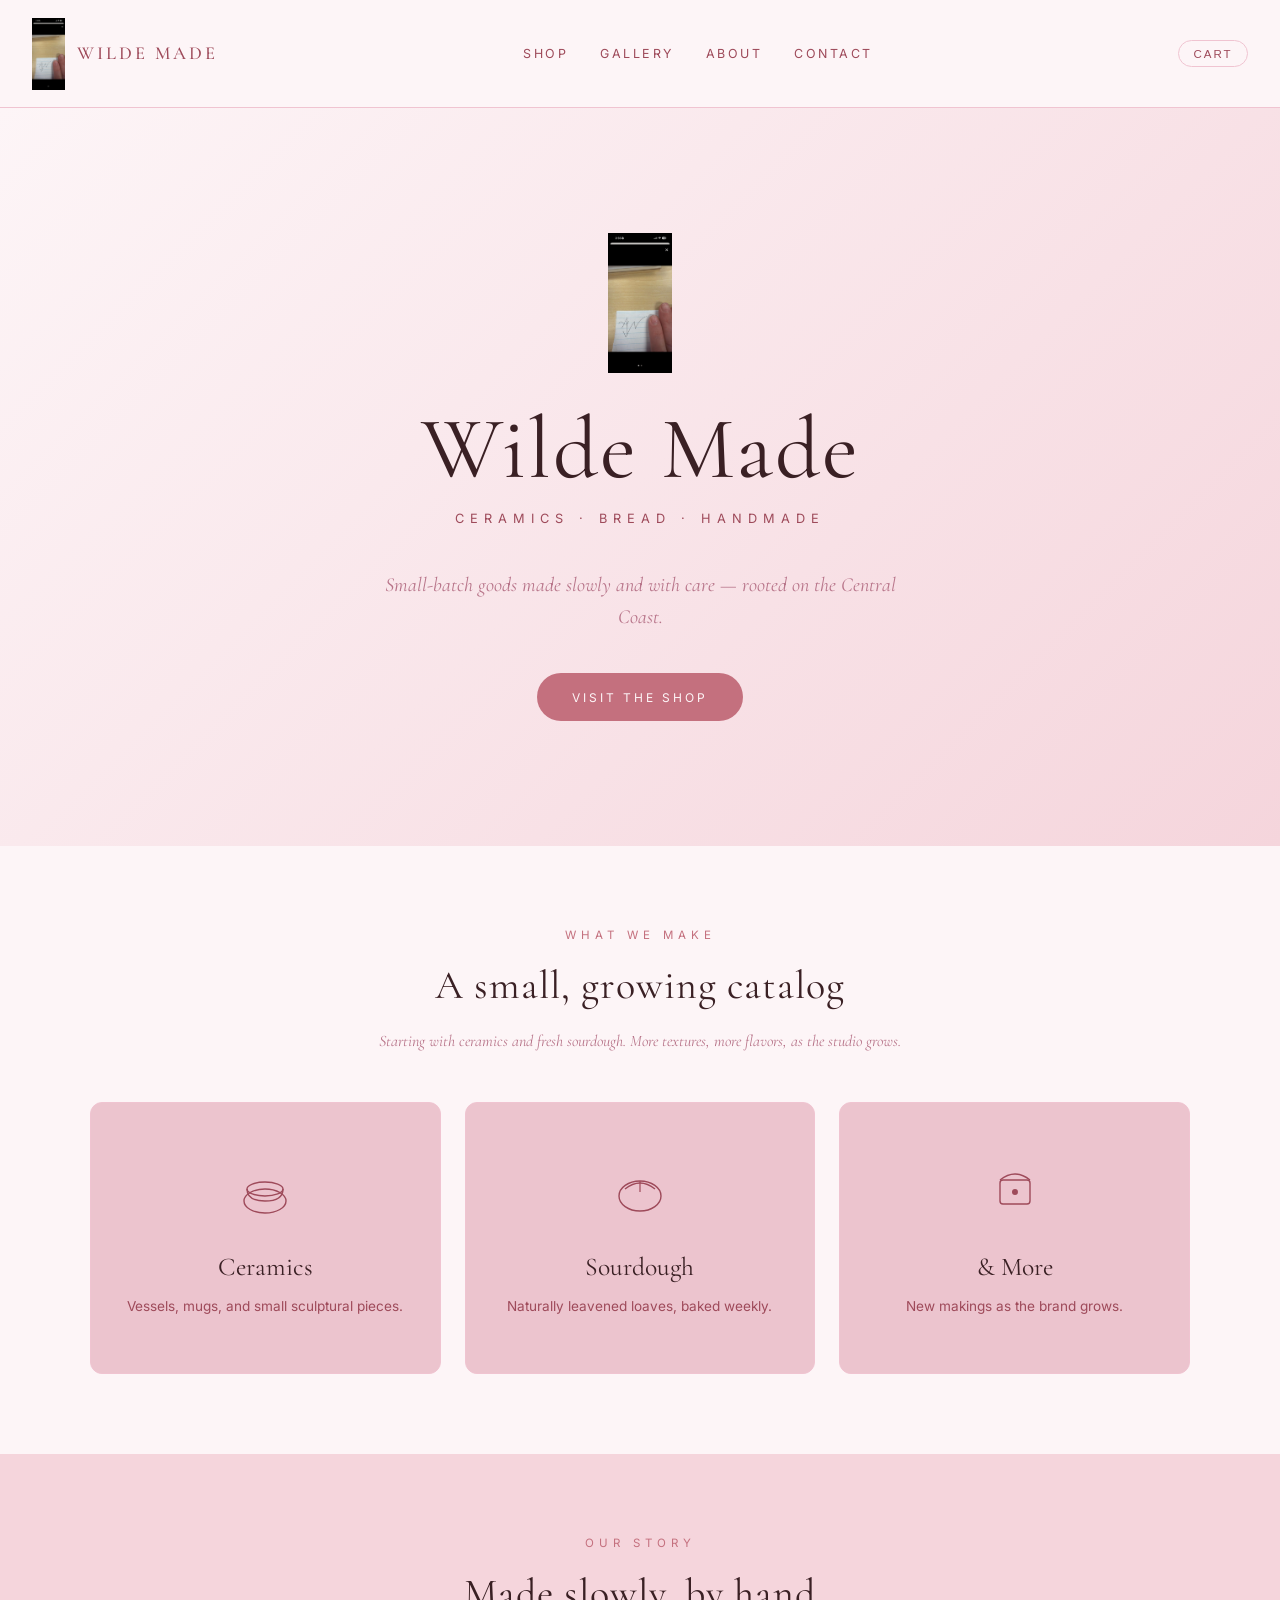
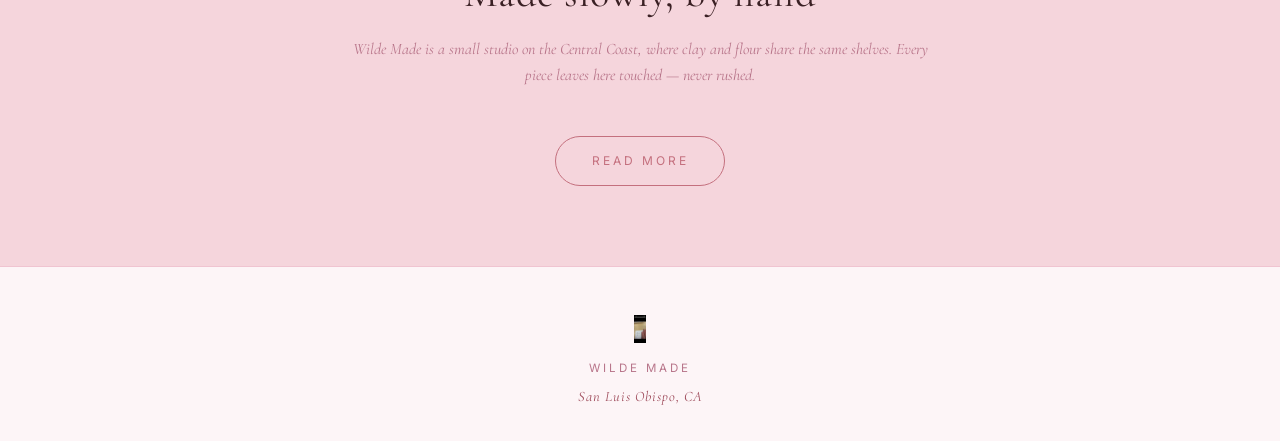
<file: docs/index.html>
<!DOCTYPE html>
<html lang="en">
<head>
<meta charset="UTF-8" />
<meta name="viewport" content="width=device-width, initial-scale=1.0" />
<title>Wilde Made — Ceramics · Bread · Handmade</title>
<meta name="description" content="Wilde Made — handcrafted ceramics and sourdough from San Luis Obispo, CA." />
<link rel="icon" href="assets/logo.png" />
<link rel="preconnect" href="https://fonts.googleapis.com">
<link rel="preconnect" href="https://fonts.gstatic.com" crossorigin>
<link href="https://fonts.googleapis.com/css2?family=Cormorant+Garamond:ital,wght@0,400;0,500;1,400&family=Inter:wght@300;400;500&display=swap" rel="stylesheet">
<link rel="stylesheet" href="styles.css" />
</head>
<body>

<nav class="nav">
  <a href="index.html" class="nav-logo">
    <img src="assets/logo.png" alt="Wilde Made" />
    <span class="nav-logo-text">WILDE MADE</span>
  </a>
  <div class="nav-links">
    <a href="shop.html">Shop</a>
    <a href="gallery.html">Gallery</a>
    <a href="about.html">About</a>
    <a href="contact.html">Contact</a>
  </div>
  <button class="cart-btn" id="cart-count" onclick="openCart()">Cart</button>
</nav>

<section class="hero">
  <div class="hero-inner">
    <img src="assets/logo.png" alt="Wilde Made logo" />
    <h1>Wilde Made</h1>
    <div class="hero-tagline">Ceramics · Bread · Handmade</div>
    <p class="hero-sub">Small-batch goods made slowly and with care — rooted on the Central Coast.</p>
    <a href="shop.html" class="btn">Visit the Shop</a>
  </div>
</section>

<section>
  <div class="section-eyebrow">What We Make</div>
  <h2 class="section-title">A small, growing catalog</h2>
  <p class="section-sub">Starting with ceramics and fresh sourdough. More textures, more flavors, as the studio grows.</p>

  <div class="categories">
    <a href="shop.html" class="category-card">
      <svg viewBox="0 0 60 60" width="60" height="60">
        <ellipse cx="30" cy="42" rx="21" ry="12" fill="none" stroke="#9E4A5A" stroke-width="1.4"/>
        <path d="M12 30 Q12 42, 30 42 Q48 42, 48 30" fill="none" stroke="#9E4A5A" stroke-width="1.4"/>
        <ellipse cx="30" cy="30" rx="18" ry="7" fill="none" stroke="#9E4A5A" stroke-width="1.4"/>
      </svg>
      <h3>Ceramics</h3>
      <p>Vessels, mugs, and small sculptural pieces.</p>
    </a>
    <a href="shop.html" class="category-card">
      <svg viewBox="0 0 60 60" width="60" height="60">
        <ellipse cx="30" cy="37" rx="21" ry="15" fill="none" stroke="#9E4A5A" stroke-width="1.4"/>
        <path d="M15 30 Q30 18, 45 30" fill="none" stroke="#9E4A5A" stroke-width="1.4"/>
        <line x1="30" y1="22" x2="30" y2="33" stroke="#9E4A5A" stroke-width="1.2"/>
      </svg>
      <h3>Sourdough</h3>
      <p>Naturally leavened loaves, baked weekly.</p>
    </a>
    <a href="shop.html" class="category-card">
      <svg viewBox="0 0 60 60" width="60" height="60">
        <rect x="15" y="21" width="30" height="24" rx="3" fill="none" stroke="#9E4A5A" stroke-width="1.4"/>
        <path d="M15 21 Q30 9, 45 21" fill="none" stroke="#9E4A5A" stroke-width="1.4"/>
        <circle cx="30" cy="33" r="3" fill="#9E4A5A"/>
      </svg>
      <h3>&amp; More</h3>
      <p>New makings as the brand grows.</p>
    </a>
  </div>
</section>

<section style="background: var(--rose-light);">
  <div class="section-eyebrow">Our Story</div>
  <h2 class="section-title">Made slowly, by hand</h2>
  <p class="section-sub">Wilde Made is a small studio on the Central Coast, where clay and flour share the same shelves. Every piece leaves here touched — never rushed.</p>
  <div style="text-align:center"><a href="about.html" class="btn btn-outline">Read More</a></div>
</section>

<footer>
  <img src="assets/logo.png" alt="Wilde Made" />
  <p>Wilde Made</p>
  <div class="location">San Luis Obispo, CA</div>
</footer>

<div class="cart-backdrop" id="cart-backdrop" onclick="closeCart()"></div>
<div class="cart-drawer" id="cart-drawer">
  <div class="cart-header">
    <h3>Your Cart</h3>
    <button class="cart-close" onclick="closeCart()">&times;</button>
  </div>
  <div class="cart-items" id="cart-items"></div>
  <div class="cart-footer">
    <div class="cart-total"><span>Total</span><span id="cart-total">$0.00</span></div>
    <button class="btn" style="width:100%" onclick="alert('Checkout coming soon!')">Checkout</button>
  </div>
</div>

<script src="script.js"></script>
</body>
</html>
</file>
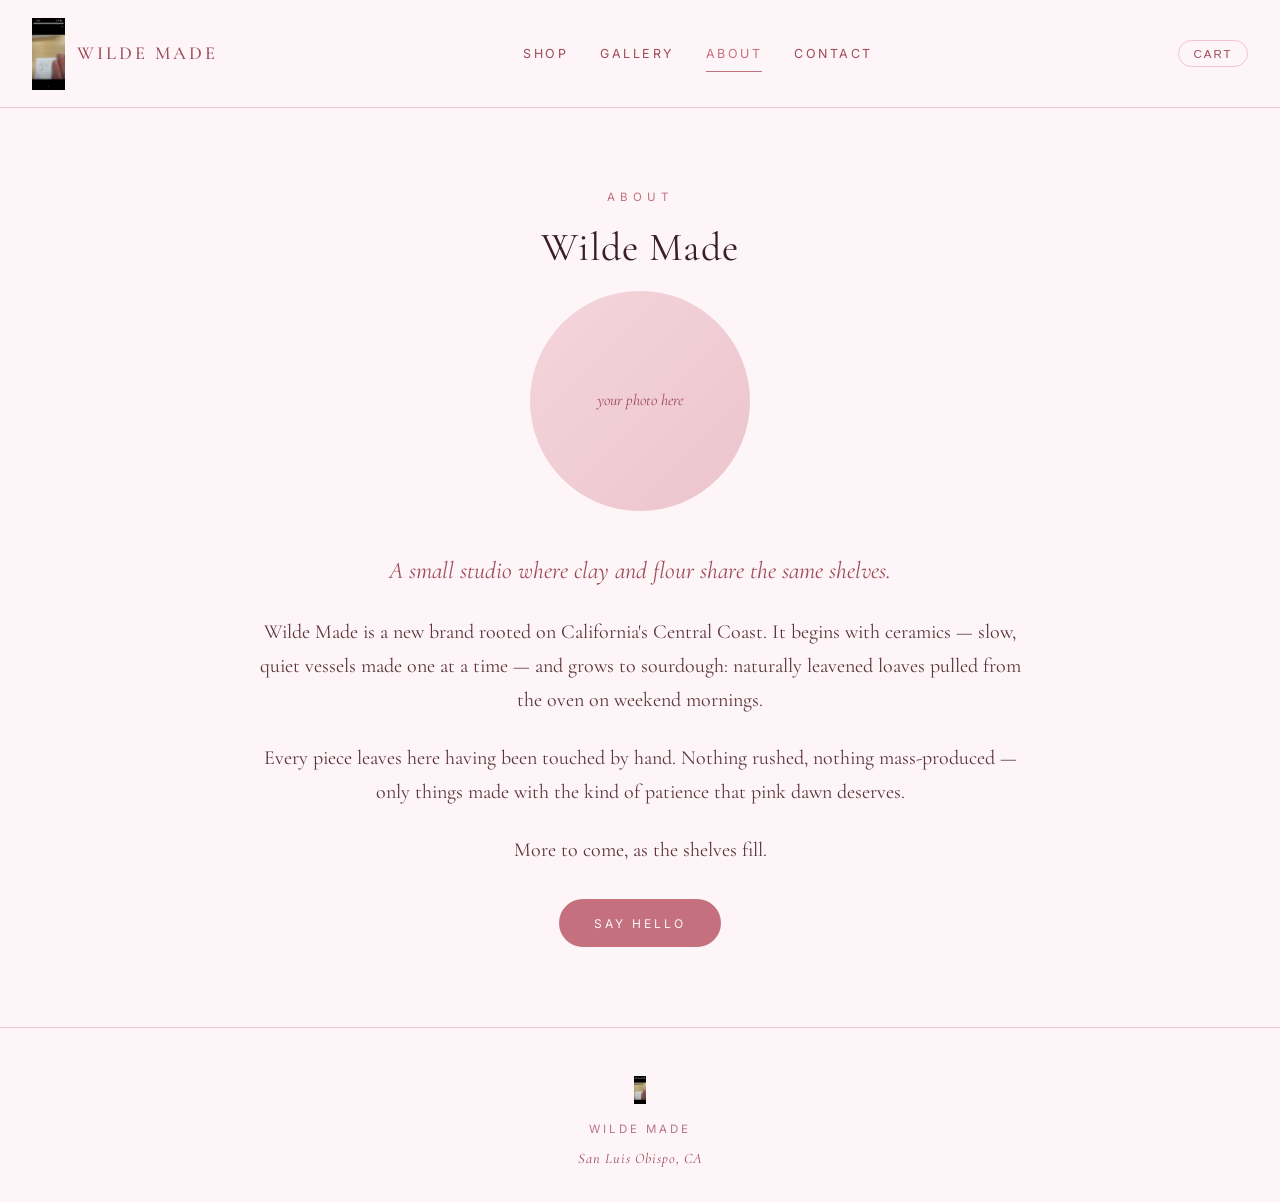
<file: docs/about.html>
<!DOCTYPE html>
<html lang="en">
<head>
<meta charset="UTF-8" />
<meta name="viewport" content="width=device-width, initial-scale=1.0" />
<title>About — Wilde Made</title>
<link rel="icon" href="assets/logo.png" />
<link rel="preconnect" href="https://fonts.googleapis.com">
<link rel="preconnect" href="https://fonts.gstatic.com" crossorigin>
<link href="https://fonts.googleapis.com/css2?family=Cormorant+Garamond:ital,wght@0,400;0,500;1,400&family=Inter:wght@300;400;500&display=swap" rel="stylesheet">
<link rel="stylesheet" href="styles.css" />
</head>
<body>

<nav class="nav">
  <a href="index.html" class="nav-logo">
    <img src="assets/logo.png" alt="Wilde Made" />
    <span class="nav-logo-text">WILDE MADE</span>
  </a>
  <div class="nav-links">
    <a href="shop.html">Shop</a>
    <a href="gallery.html">Gallery</a>
    <a href="about.html" class="active">About</a>
    <a href="contact.html">Contact</a>
  </div>
  <button class="cart-btn" id="cart-count" onclick="openCart()">Cart</button>
</nav>

<section>
  <div class="section-eyebrow">About</div>
  <h2 class="section-title">Wilde Made</h2>

  <div class="about">
    <div class="about-img">your photo here</div>
    <p class="lead">A small studio where clay and flour share the same shelves.</p>
    <p>Wilde Made is a new brand rooted on California's Central Coast. It begins with ceramics — slow, quiet vessels made one at a time — and grows to sourdough: naturally leavened loaves pulled from the oven on weekend mornings.</p>
    <p>Every piece leaves here having been touched by hand. Nothing rushed, nothing mass-produced — only things made with the kind of patience that pink dawn deserves.</p>
    <p>More to come, as the shelves fill.</p>
    <div style="margin-top:2rem"><a href="contact.html" class="btn">Say Hello</a></div>
  </div>
</section>

<footer>
  <img src="assets/logo.png" alt="Wilde Made" />
  <p>Wilde Made</p>
  <div class="location">San Luis Obispo, CA</div>
</footer>

<div class="cart-backdrop" id="cart-backdrop" onclick="closeCart()"></div>
<div class="cart-drawer" id="cart-drawer">
  <div class="cart-header">
    <h3>Your Cart</h3>
    <button class="cart-close" onclick="closeCart()">&times;</button>
  </div>
  <div class="cart-items" id="cart-items"></div>
  <div class="cart-footer">
    <div class="cart-total"><span>Total</span><span id="cart-total">$0.00</span></div>
    <button class="btn" style="width:100%" onclick="alert('Checkout coming soon!')">Checkout</button>
  </div>
</div>

<script src="script.js"></script>
</body>
</html>
</file>
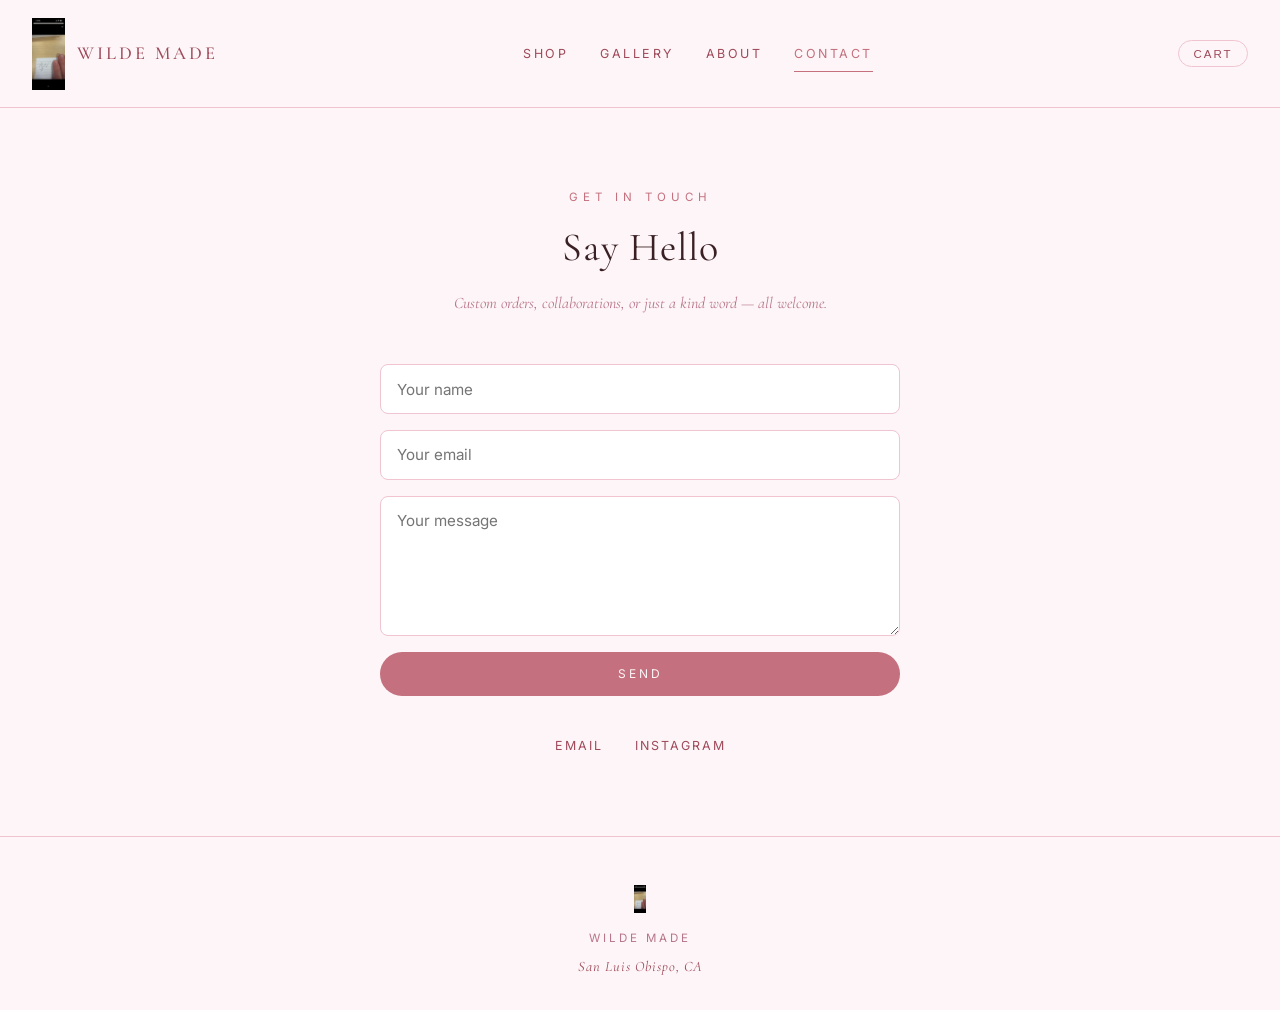
<file: docs/contact.html>
<!DOCTYPE html>
<html lang="en">
<head>
<meta charset="UTF-8" />
<meta name="viewport" content="width=device-width, initial-scale=1.0" />
<title>Contact — Wilde Made</title>
<link rel="icon" href="assets/logo.png" />
<link rel="preconnect" href="https://fonts.googleapis.com">
<link rel="preconnect" href="https://fonts.gstatic.com" crossorigin>
<link href="https://fonts.googleapis.com/css2?family=Cormorant+Garamond:ital,wght@0,400;0,500;1,400&family=Inter:wght@300;400;500&display=swap" rel="stylesheet">
<link rel="stylesheet" href="styles.css" />
</head>
<body>

<nav class="nav">
  <a href="index.html" class="nav-logo">
    <img src="assets/logo.png" alt="Wilde Made" />
    <span class="nav-logo-text">WILDE MADE</span>
  </a>
  <div class="nav-links">
    <a href="shop.html">Shop</a>
    <a href="gallery.html">Gallery</a>
    <a href="about.html">About</a>
    <a href="contact.html" class="active">Contact</a>
  </div>
  <button class="cart-btn" id="cart-count" onclick="openCart()">Cart</button>
</nav>

<section>
  <div class="section-eyebrow">Get in Touch</div>
  <h2 class="section-title">Say Hello</h2>
  <p class="section-sub">Custom orders, collaborations, or just a kind word — all welcome.</p>

  <form class="contact-form" onsubmit="event.preventDefault(); alert('Thank you — message sent (placeholder).'); this.reset();">
    <input type="text" placeholder="Your name" required />
    <input type="email" placeholder="Your email" required />
    <textarea placeholder="Your message" required></textarea>
    <button type="submit" class="btn">Send</button>
  </form>

  <div class="contact-links">
    <a href="mailto:hello@wildemade.com">Email</a>
    <a href="#" target="_blank" rel="noopener">Instagram</a>
  </div>
</section>

<footer>
  <img src="assets/logo.png" alt="Wilde Made" />
  <p>Wilde Made</p>
  <div class="location">San Luis Obispo, CA</div>
</footer>

<div class="cart-backdrop" id="cart-backdrop" onclick="closeCart()"></div>
<div class="cart-drawer" id="cart-drawer">
  <div class="cart-header">
    <h3>Your Cart</h3>
    <button class="cart-close" onclick="closeCart()">&times;</button>
  </div>
  <div class="cart-items" id="cart-items"></div>
  <div class="cart-footer">
    <div class="cart-total"><span>Total</span><span id="cart-total">$0.00</span></div>
    <button class="btn" style="width:100%" onclick="alert('Checkout coming soon!')">Checkout</button>
  </div>
</div>

<script src="script.js"></script>
</body>
</html>
</file>
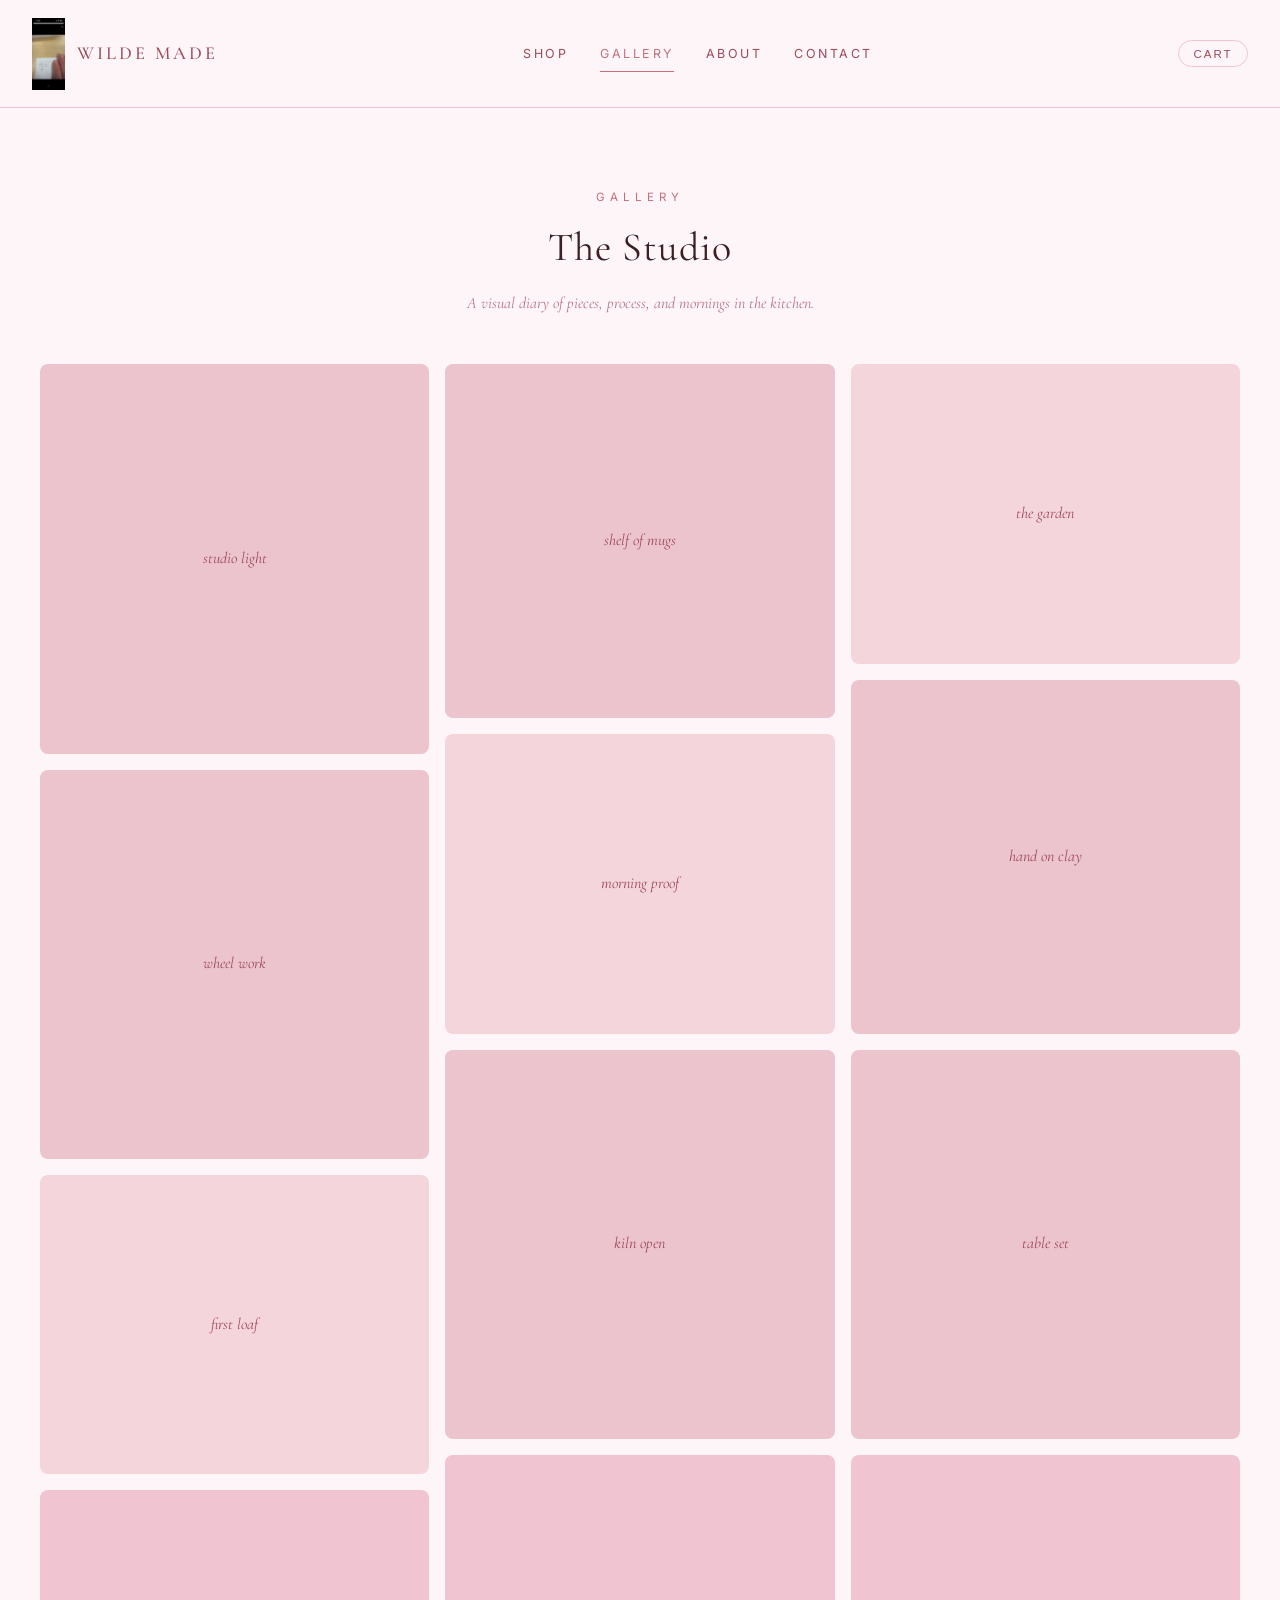
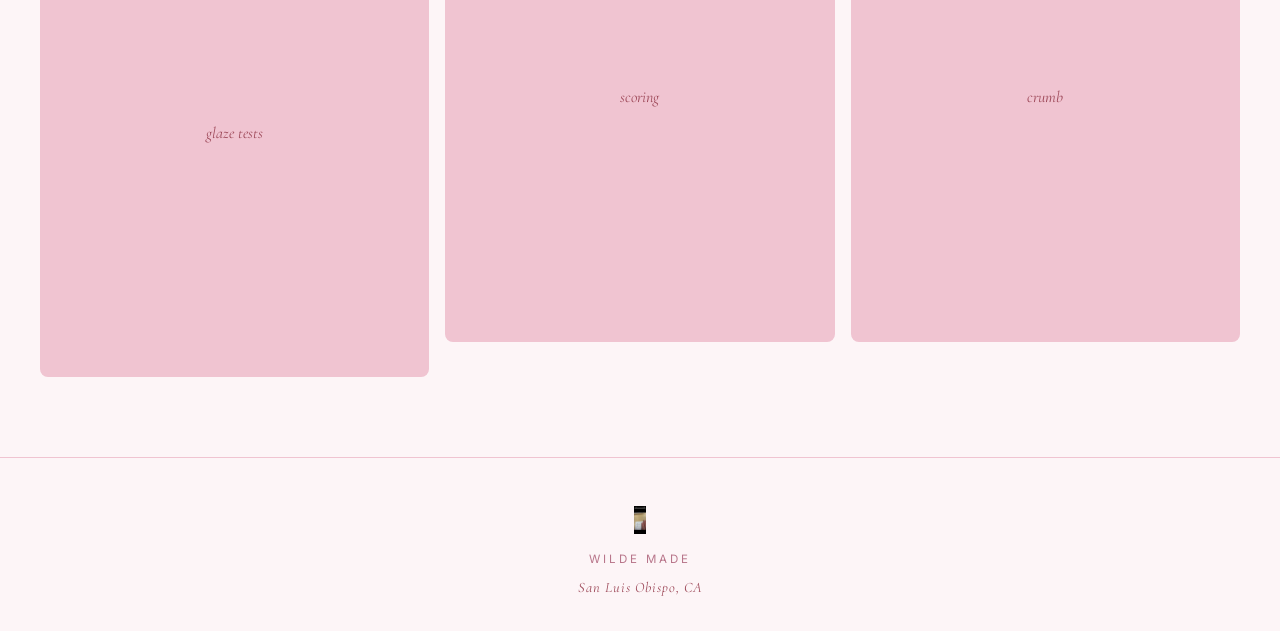
<file: docs/gallery.html>
<!DOCTYPE html>
<html lang="en">
<head>
<meta charset="UTF-8" />
<meta name="viewport" content="width=device-width, initial-scale=1.0" />
<title>Gallery — Wilde Made</title>
<link rel="icon" href="assets/logo.png" />
<link rel="preconnect" href="https://fonts.googleapis.com">
<link rel="preconnect" href="https://fonts.gstatic.com" crossorigin>
<link href="https://fonts.googleapis.com/css2?family=Cormorant+Garamond:ital,wght@0,400;0,500;1,400&family=Inter:wght@300;400;500&display=swap" rel="stylesheet">
<link rel="stylesheet" href="styles.css" />
</head>
<body>

<nav class="nav">
  <a href="index.html" class="nav-logo">
    <img src="assets/logo.png" alt="Wilde Made" />
    <span class="nav-logo-text">WILDE MADE</span>
  </a>
  <div class="nav-links">
    <a href="shop.html">Shop</a>
    <a href="gallery.html" class="active">Gallery</a>
    <a href="about.html">About</a>
    <a href="contact.html">Contact</a>
  </div>
  <button class="cart-btn" id="cart-count" onclick="openCart()">Cart</button>
</nav>

<section>
  <div class="section-eyebrow">Gallery</div>
  <h2 class="section-title">The Studio</h2>
  <p class="section-sub">A visual diary of pieces, process, and mornings in the kitchen.</p>

  <div class="gallery">
    <div class="gallery-item">studio light</div>
    <div class="gallery-item">wheel work</div>
    <div class="gallery-item">first loaf</div>
    <div class="gallery-item">glaze tests</div>
    <div class="gallery-item">shelf of mugs</div>
    <div class="gallery-item">morning proof</div>
    <div class="gallery-item">kiln open</div>
    <div class="gallery-item">scoring</div>
    <div class="gallery-item">the garden</div>
    <div class="gallery-item">hand on clay</div>
    <div class="gallery-item">table set</div>
    <div class="gallery-item">crumb</div>
  </div>
</section>

<footer>
  <img src="assets/logo.png" alt="Wilde Made" />
  <p>Wilde Made</p>
  <div class="location">San Luis Obispo, CA</div>
</footer>

<div class="cart-backdrop" id="cart-backdrop" onclick="closeCart()"></div>
<div class="cart-drawer" id="cart-drawer">
  <div class="cart-header">
    <h3>Your Cart</h3>
    <button class="cart-close" onclick="closeCart()">&times;</button>
  </div>
  <div class="cart-items" id="cart-items"></div>
  <div class="cart-footer">
    <div class="cart-total"><span>Total</span><span id="cart-total">$0.00</span></div>
    <button class="btn" style="width:100%" onclick="alert('Checkout coming soon!')">Checkout</button>
  </div>
</div>

<script src="script.js"></script>
</body>
</html>
</file>
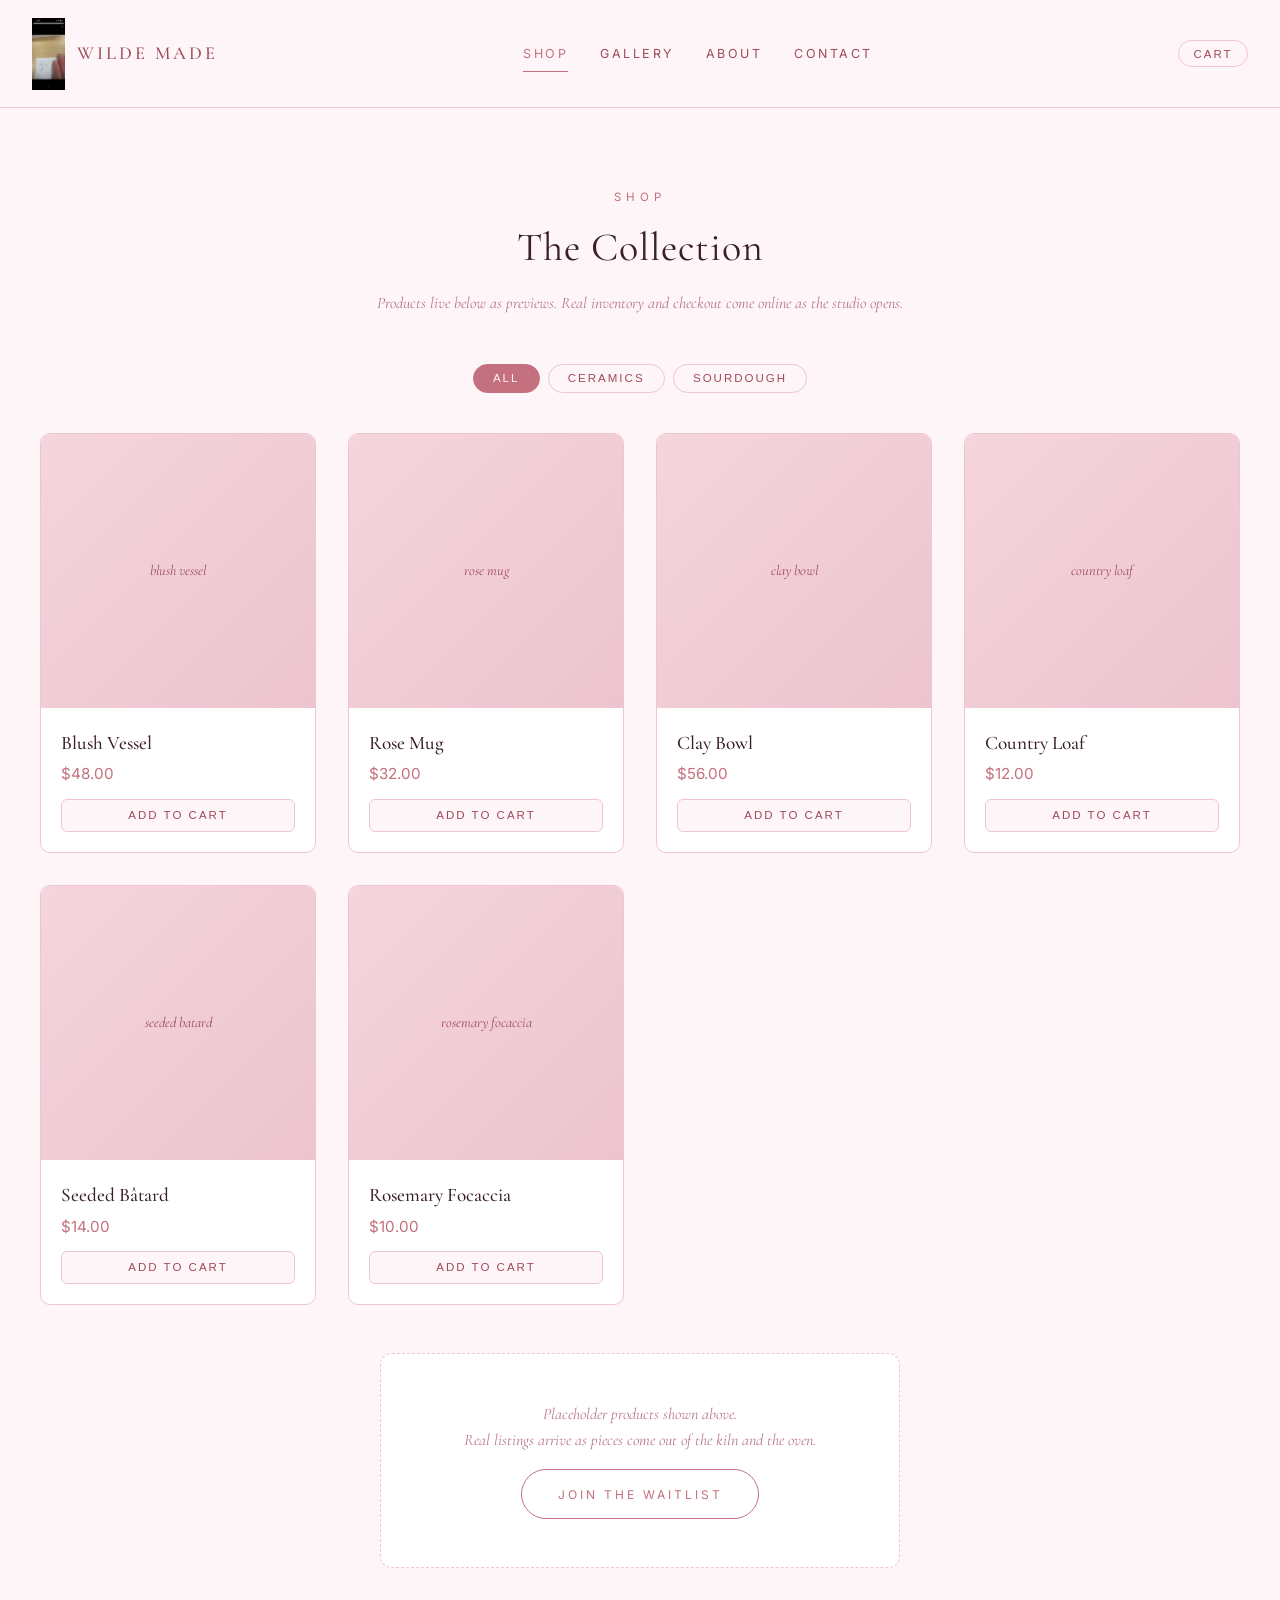
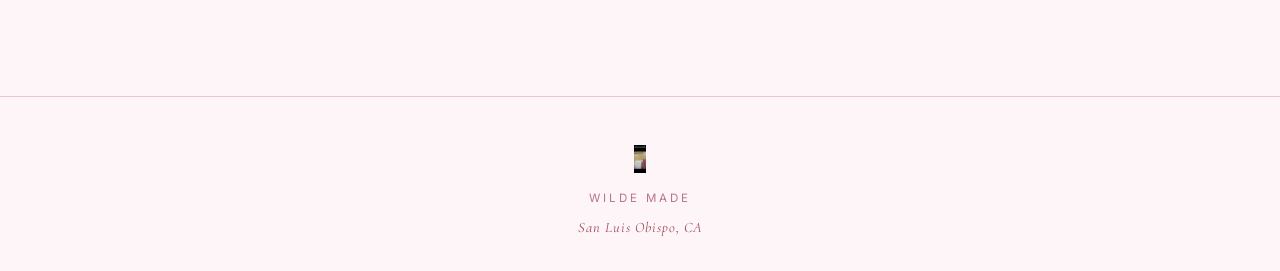
<file: docs/shop.html>
<!DOCTYPE html>
<html lang="en">
<head>
<meta charset="UTF-8" />
<meta name="viewport" content="width=device-width, initial-scale=1.0" />
<title>Shop — Wilde Made</title>
<link rel="icon" href="assets/logo.png" />
<link rel="preconnect" href="https://fonts.googleapis.com">
<link rel="preconnect" href="https://fonts.gstatic.com" crossorigin>
<link href="https://fonts.googleapis.com/css2?family=Cormorant+Garamond:ital,wght@0,400;0,500;1,400&family=Inter:wght@300;400;500&display=swap" rel="stylesheet">
<link rel="stylesheet" href="styles.css" />
</head>
<body>

<nav class="nav">
  <a href="index.html" class="nav-logo">
    <img src="assets/logo.png" alt="Wilde Made" />
    <span class="nav-logo-text">WILDE MADE</span>
  </a>
  <div class="nav-links">
    <a href="shop.html" class="active">Shop</a>
    <a href="gallery.html">Gallery</a>
    <a href="about.html">About</a>
    <a href="contact.html">Contact</a>
  </div>
  <button class="cart-btn" id="cart-count" onclick="openCart()">Cart</button>
</nav>

<section>
  <div class="section-eyebrow">Shop</div>
  <h2 class="section-title">The Collection</h2>
  <p class="section-sub">Products live below as previews. Real inventory and checkout come online as the studio opens.</p>

  <div class="filters">
    <button class="filter active" data-filter="all" onclick="filterProducts('all')">All</button>
    <button class="filter" data-filter="ceramics" onclick="filterProducts('ceramics')">Ceramics</button>
    <button class="filter" data-filter="sourdough" onclick="filterProducts('sourdough')">Sourdough</button>
  </div>

  <div class="products">
    <div class="product" data-category="ceramics">
      <div class="product-img">blush vessel</div>
      <div class="product-body">
        <h4>Blush Vessel</h4>
        <div class="product-price">$48.00</div>
        <button class="product-add" onclick="addToCart('v1','Blush Vessel',48)">Add to Cart</button>
      </div>
    </div>
    <div class="product" data-category="ceramics">
      <div class="product-img">rose mug</div>
      <div class="product-body">
        <h4>Rose Mug</h4>
        <div class="product-price">$32.00</div>
        <button class="product-add" onclick="addToCart('m1','Rose Mug',32)">Add to Cart</button>
      </div>
    </div>
    <div class="product" data-category="ceramics">
      <div class="product-img">clay bowl</div>
      <div class="product-body">
        <h4>Clay Bowl</h4>
        <div class="product-price">$56.00</div>
        <button class="product-add" onclick="addToCart('b1','Clay Bowl',56)">Add to Cart</button>
      </div>
    </div>
    <div class="product" data-category="sourdough">
      <div class="product-img">country loaf</div>
      <div class="product-body">
        <h4>Country Loaf</h4>
        <div class="product-price">$12.00</div>
        <button class="product-add" onclick="addToCart('l1','Country Loaf',12)">Add to Cart</button>
      </div>
    </div>
    <div class="product" data-category="sourdough">
      <div class="product-img">seeded batard</div>
      <div class="product-body">
        <h4>Seeded Bâtard</h4>
        <div class="product-price">$14.00</div>
        <button class="product-add" onclick="addToCart('l2','Seeded Bâtard',14)">Add to Cart</button>
      </div>
    </div>
    <div class="product" data-category="sourdough">
      <div class="product-img">rosemary focaccia</div>
      <div class="product-body">
        <h4>Rosemary Focaccia</h4>
        <div class="product-price">$10.00</div>
        <button class="product-add" onclick="addToCart('l3','Rosemary Focaccia',10)">Add to Cart</button>
      </div>
    </div>
  </div>

  <div class="empty-state" style="margin-top:3rem">
    <p>Placeholder products shown above.<br/>Real listings arrive as pieces come out of the kiln and the oven.</p>
    <a href="contact.html" class="btn btn-outline">Join the Waitlist</a>
  </div>
</section>

<footer>
  <img src="assets/logo.png" alt="Wilde Made" />
  <p>Wilde Made</p>
  <div class="location">San Luis Obispo, CA</div>
</footer>

<div class="cart-backdrop" id="cart-backdrop" onclick="closeCart()"></div>
<div class="cart-drawer" id="cart-drawer">
  <div class="cart-header">
    <h3>Your Cart</h3>
    <button class="cart-close" onclick="closeCart()">&times;</button>
  </div>
  <div class="cart-items" id="cart-items"></div>
  <div class="cart-footer">
    <div class="cart-total"><span>Total</span><span id="cart-total">$0.00</span></div>
    <button class="btn" style="width:100%" onclick="alert('Checkout coming soon!')">Checkout</button>
  </div>
</div>

<script src="script.js"></script>
</body>
</html>
</file>
<file: docs/styles.css>
:root {
  --blush: #FDF5F7;
  --rose-light: #F5D5DC;
  --rose-mid: #ECC4CE;
  --rose-border: #F0C4D1;
  --rose: #C4707E;
  --text-dark: #9E4A5A;
  --text-muted: #B8758A;
  --clay: #3A2024;
  --clay-light: #5C343A;
  --serif: 'Cormorant Garamond', Georgia, 'Times New Roman', serif;
  --sans: 'Inter', system-ui, -apple-system, sans-serif;
}

* { box-sizing: border-box; margin: 0; padding: 0; }

html { scroll-behavior: smooth; }

body {
  font-family: var(--sans);
  background: var(--blush);
  color: var(--clay);
  line-height: 1.6;
  -webkit-font-smoothing: antialiased;
}

a { color: inherit; text-decoration: none; }

img { max-width: 100%; display: block; }

/* Nav */
.nav {
  position: sticky;
  top: 0;
  z-index: 50;
  background: rgba(253, 245, 247, 0.92);
  backdrop-filter: blur(10px);
  border-bottom: 0.5px solid var(--rose-border);
  padding: 1.1rem 2rem;
  display: flex;
  justify-content: space-between;
  align-items: center;
}

.nav-logo {
  display: flex;
  align-items: center;
  gap: 0.75rem;
}

.nav-logo img { height: 72px; width: auto; }

.nav-logo-text {
  font-family: var(--serif);
  font-size: 1.15rem;
  letter-spacing: 3px;
  color: var(--text-dark);
  font-weight: 500;
}

.nav-links {
  display: flex;
  gap: 2rem;
  font-size: 0.78rem;
  letter-spacing: 2.5px;
  color: var(--text-dark);
  text-transform: uppercase;
}

.nav-links a {
  position: relative;
  padding: 0.25rem 0;
  transition: color 0.2s;
}

.nav-links a:hover, .nav-links a.active { color: var(--rose); }

.nav-links a.active::after {
  content: '';
  position: absolute;
  bottom: -4px; left: 0; right: 0;
  height: 1px;
  background: var(--rose);
}

.cart-btn {
  background: none;
  border: 0.5px solid var(--rose-border);
  border-radius: 999px;
  padding: 0.4rem 0.9rem;
  font-size: 0.72rem;
  letter-spacing: 2px;
  color: var(--text-dark);
  cursor: pointer;
  text-transform: uppercase;
  transition: all 0.2s;
}

.cart-btn:hover { background: var(--rose-light); }

/* Hero */
.hero {
  min-height: 82vh;
  display: flex;
  align-items: center;
  justify-content: center;
  text-align: center;
  padding: 4rem 2rem;
  background: linear-gradient(135deg, var(--blush) 0%, var(--rose-light) 100%);
}

.hero-inner { max-width: 720px; }

.hero img { margin: 0 auto 2rem; height: 140px; width: auto; }

.hero h1 {
  font-family: var(--serif);
  font-size: clamp(3rem, 8vw, 5.5rem);
  font-weight: 400;
  color: var(--clay);
  letter-spacing: 2px;
  line-height: 1;
  margin-bottom: 1rem;
}

.hero-tagline {
  font-size: 0.8rem;
  letter-spacing: 6px;
  color: var(--text-dark);
  text-transform: uppercase;
  margin-bottom: 2.5rem;
}

.hero-sub {
  font-family: var(--serif);
  font-size: 1.25rem;
  font-style: italic;
  color: var(--text-muted);
  max-width: 520px;
  margin: 0 auto 2.5rem;
}

.btn {
  display: inline-block;
  padding: 0.9rem 2.2rem;
  background: var(--rose);
  color: var(--blush);
  border: none;
  border-radius: 999px;
  font-size: 0.75rem;
  letter-spacing: 3px;
  text-transform: uppercase;
  cursor: pointer;
  transition: all 0.25s;
  font-family: var(--sans);
}

.btn:hover { background: var(--text-dark); transform: translateY(-1px); }

.btn-outline {
  background: transparent;
  color: var(--rose);
  border: 1px solid var(--rose);
}

.btn-outline:hover { background: var(--rose); color: var(--blush); }

/* Sections */
section { padding: 5rem 2rem; }

.section-title {
  font-family: var(--serif);
  font-size: 2.5rem;
  font-weight: 400;
  text-align: center;
  color: var(--clay);
  margin-bottom: 0.75rem;
  letter-spacing: 1px;
}

.section-eyebrow {
  text-align: center;
  font-size: 0.72rem;
  letter-spacing: 5px;
  color: var(--rose);
  text-transform: uppercase;
  margin-bottom: 0.5rem;
}

.section-sub {
  text-align: center;
  font-family: var(--serif);
  font-style: italic;
  color: var(--text-muted);
  margin-bottom: 3rem;
  max-width: 600px;
  margin-left: auto;
  margin-right: auto;
}

/* Categories grid */
.categories {
  display: grid;
  grid-template-columns: repeat(auto-fit, minmax(260px, 1fr));
  gap: 1.5rem;
  max-width: 1100px;
  margin: 0 auto;
}

.category-card {
  background: var(--rose-mid);
  border-radius: 12px;
  padding: 3.5rem 2rem;
  text-align: center;
  transition: transform 0.3s, box-shadow 0.3s;
  cursor: pointer;
  border: 0.5px solid var(--rose-border);
}

.category-card:hover {
  transform: translateY(-4px);
  box-shadow: 0 20px 40px -20px rgba(196, 112, 126, 0.4);
}

.category-card svg { margin: 0 auto 1.25rem; }

.category-card h3 {
  font-family: var(--serif);
  font-size: 1.6rem;
  font-weight: 400;
  color: var(--clay);
  margin-bottom: 0.5rem;
}

.category-card p {
  font-size: 0.85rem;
  color: var(--text-dark);
}

/* Product grid */
.products {
  display: grid;
  grid-template-columns: repeat(auto-fill, minmax(260px, 1fr));
  gap: 2rem;
  max-width: 1200px;
  margin: 0 auto;
}

.product {
  background: #fff;
  border-radius: 10px;
  overflow: hidden;
  border: 0.5px solid var(--rose-border);
  transition: transform 0.25s, box-shadow 0.25s;
}

.product:hover {
  transform: translateY(-3px);
  box-shadow: 0 15px 30px -15px rgba(196, 112, 126, 0.3);
}

.product-img {
  aspect-ratio: 1;
  background: linear-gradient(135deg, var(--rose-light), var(--rose-mid));
  display: flex;
  align-items: center;
  justify-content: center;
  color: var(--text-dark);
  font-family: var(--serif);
  font-style: italic;
  font-size: 0.9rem;
}

.product-body { padding: 1.25rem; }

.product h4 {
  font-family: var(--serif);
  font-size: 1.2rem;
  font-weight: 500;
  margin-bottom: 0.25rem;
}

.product-price { color: var(--rose); font-size: 0.95rem; margin-bottom: 0.75rem; }

.product-add {
  width: 100%;
  padding: 0.6rem;
  background: var(--blush);
  color: var(--text-dark);
  border: 0.5px solid var(--rose-border);
  border-radius: 6px;
  font-size: 0.72rem;
  letter-spacing: 2px;
  text-transform: uppercase;
  cursor: pointer;
  transition: all 0.2s;
}

.product-add:hover { background: var(--rose); color: var(--blush); border-color: var(--rose); }

/* Empty state */
.empty-state {
  max-width: 520px;
  margin: 3rem auto;
  text-align: center;
  padding: 3rem 2rem;
  background: #fff;
  border: 0.5px dashed var(--rose-border);
  border-radius: 12px;
}

.empty-state p {
  font-family: var(--serif);
  font-style: italic;
  color: var(--text-muted);
  margin-bottom: 1rem;
}

/* Filters */
.filters {
  display: flex;
  justify-content: center;
  gap: 0.5rem;
  margin-bottom: 2.5rem;
  flex-wrap: wrap;
}

.filter {
  padding: 0.45rem 1.2rem;
  background: transparent;
  border: 0.5px solid var(--rose-border);
  border-radius: 999px;
  font-size: 0.72rem;
  letter-spacing: 2px;
  text-transform: uppercase;
  color: var(--text-dark);
  cursor: pointer;
  transition: all 0.2s;
}

.filter:hover, .filter.active {
  background: var(--rose);
  border-color: var(--rose);
  color: var(--blush);
}

/* Gallery */
.gallery {
  columns: 3 280px;
  column-gap: 1rem;
  max-width: 1200px;
  margin: 0 auto;
}

.gallery-item {
  break-inside: avoid;
  margin-bottom: 1rem;
  border-radius: 8px;
  overflow: hidden;
  background: var(--rose-mid);
  aspect-ratio: var(--ar, 1);
  display: flex;
  align-items: center;
  justify-content: center;
  font-family: var(--serif);
  font-style: italic;
  color: var(--text-dark);
  transition: transform 0.3s;
}

.gallery-item:hover { transform: scale(0.98); }

.gallery-item:nth-child(3n) { --ar: 1.3; background: var(--rose-light); }
.gallery-item:nth-child(4n) { --ar: 0.8; background: var(--rose-border); }
.gallery-item:nth-child(5n) { --ar: 1.1; }

/* About */
.about {
  max-width: 780px;
  margin: 0 auto;
  text-align: center;
}

.about p {
  font-family: var(--serif);
  font-size: 1.25rem;
  color: var(--clay-light);
  margin-bottom: 1.5rem;
  line-height: 1.7;
}

.about p.lead {
  font-size: 1.5rem;
  font-style: italic;
  color: var(--text-dark);
}

.about-img {
  width: 220px;
  height: 220px;
  margin: 0 auto 2.5rem;
  border-radius: 50%;
  background: linear-gradient(135deg, var(--rose-light), var(--rose-mid));
  display: flex;
  align-items: center;
  justify-content: center;
  color: var(--text-dark);
  font-family: var(--serif);
  font-style: italic;
}

/* Contact */
.contact-form {
  max-width: 520px;
  margin: 0 auto;
  display: flex;
  flex-direction: column;
  gap: 1rem;
}

.contact-form input,
.contact-form textarea {
  padding: 0.9rem 1rem;
  background: #fff;
  border: 0.5px solid var(--rose-border);
  border-radius: 8px;
  font-family: var(--sans);
  font-size: 0.95rem;
  color: var(--clay);
}

.contact-form input:focus,
.contact-form textarea:focus {
  outline: none;
  border-color: var(--rose);
}

.contact-form textarea { min-height: 140px; resize: vertical; }

.contact-links {
  display: flex;
  justify-content: center;
  gap: 2rem;
  margin-top: 2.5rem;
  font-size: 0.78rem;
  letter-spacing: 2px;
  text-transform: uppercase;
  color: var(--text-dark);
}

.contact-links a:hover { color: var(--rose); }

/* Cart drawer */
.cart-drawer {
  position: fixed;
  top: 0; right: 0; bottom: 0;
  width: min(420px, 100%);
  background: var(--blush);
  border-left: 0.5px solid var(--rose-border);
  transform: translateX(100%);
  transition: transform 0.3s;
  z-index: 100;
  display: flex;
  flex-direction: column;
  padding: 2rem 1.5rem;
}

.cart-drawer.open { transform: translateX(0); }

.cart-header {
  display: flex;
  justify-content: space-between;
  align-items: center;
  margin-bottom: 1.5rem;
  padding-bottom: 1rem;
  border-bottom: 0.5px solid var(--rose-border);
}

.cart-header h3 {
  font-family: var(--serif);
  font-weight: 400;
  font-size: 1.5rem;
}

.cart-close {
  background: none;
  border: none;
  font-size: 1.5rem;
  color: var(--text-dark);
  cursor: pointer;
}

.cart-items { flex: 1; overflow-y: auto; }

.cart-item {
  display: flex;
  justify-content: space-between;
  padding: 0.75rem 0;
  border-bottom: 0.5px solid var(--rose-border);
  font-size: 0.9rem;
}

.cart-empty {
  text-align: center;
  padding: 3rem 1rem;
  color: var(--text-muted);
  font-family: var(--serif);
  font-style: italic;
}

.cart-footer {
  padding-top: 1rem;
  border-top: 0.5px solid var(--rose-border);
}

.cart-total {
  display: flex;
  justify-content: space-between;
  margin-bottom: 1rem;
  font-family: var(--serif);
  font-size: 1.1rem;
}

.cart-backdrop {
  position: fixed;
  inset: 0;
  background: rgba(58, 32, 36, 0.3);
  opacity: 0;
  pointer-events: none;
  transition: opacity 0.3s;
  z-index: 99;
}

.cart-backdrop.open { opacity: 1; pointer-events: auto; }

/* Footer */
footer {
  padding: 3rem 2rem 2rem;
  text-align: center;
  border-top: 0.5px solid var(--rose-border);
  background: var(--blush);
}

footer img { height: 28px; margin: 0 auto 1rem; }

footer p {
  font-size: 0.72rem;
  letter-spacing: 3px;
  color: var(--text-muted);
  text-transform: uppercase;
  margin-bottom: 0.5rem;
}

footer .location {
  font-family: var(--serif);
  font-style: italic;
  font-size: 0.9rem;
  color: var(--text-dark);
  letter-spacing: 1px;
}

/* Toast */
.toast {
  position: fixed;
  bottom: 2rem;
  left: 50%;
  transform: translateX(-50%) translateY(100px);
  background: var(--clay);
  color: var(--blush);
  padding: 0.8rem 1.5rem;
  border-radius: 999px;
  font-size: 0.8rem;
  letter-spacing: 1px;
  opacity: 0;
  transition: all 0.3s;
  z-index: 200;
}

.toast.show { opacity: 1; transform: translateX(-50%) translateY(0); }

/* Responsive */
@media (max-width: 640px) {
  .nav { padding: 1rem; flex-wrap: wrap; gap: 0.75rem; }
  .nav-links { gap: 1.1rem; font-size: 0.7rem; letter-spacing: 1.5px; }
  .nav-logo-text { display: none; }
  section { padding: 3.5rem 1.25rem; }
  .hero { padding: 3rem 1.25rem; min-height: 70vh; }
}
</file>
